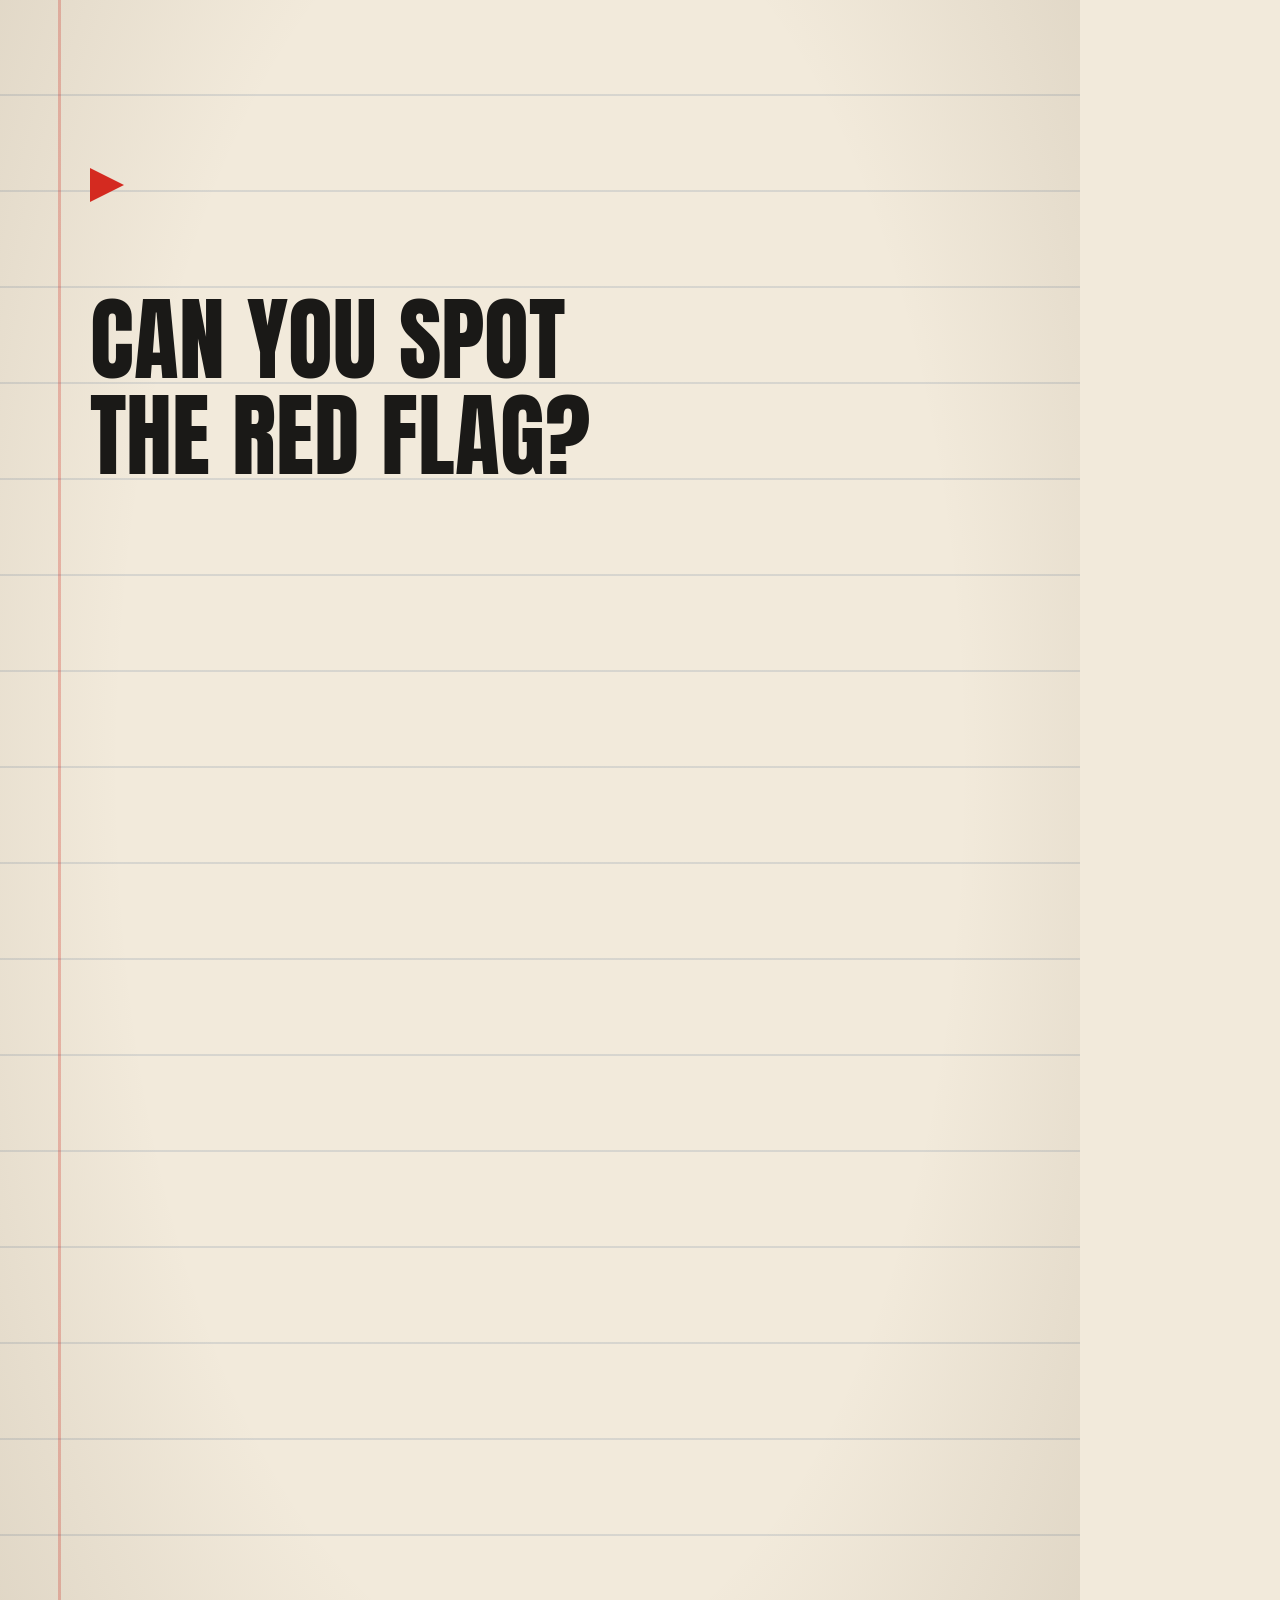
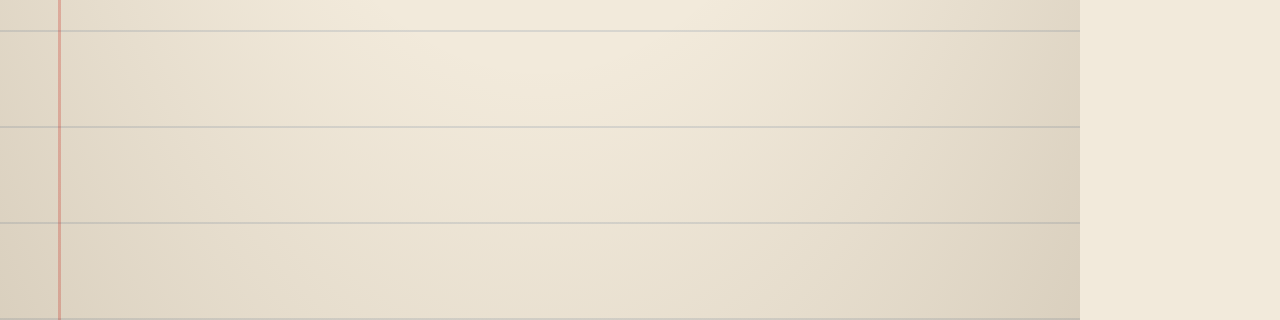
<file: src/baitreel/stage/index.html>
<!doctype html>
<!--
  The stage: the page that draws a Baitreel clip.

  It is a pure function of (clip spec, time). `stage.load(spec)` builds the
  page once; `stage.seek(t)` draws the frame at t seconds. The renderer calls
  seek for every frame and takes a screenshot, so the exported video is
  exactly what this page shows. Nothing here uses CSS animations or timers.
-->
<html lang="en">
  <head>
    <meta charset="utf-8" />
    <title>Baitreel stage</title>
    <link rel="stylesheet" href="stage.css" />
  </head>
  <body>
    <main id="stage" data-beat="play">
      <div class="paper"></div>
      <div id="flash"></div>

      <header>
        <div class="kicker"><span class="pennant"></span><span id="kicker"></span></div>
        <div id="calltime"></div>
      </header>

      <div id="prompt">Can you spot<br />the red flag?</div>
      <canvas id="tape" width="920" height="150"></canvas>

      <section id="captions"></section>
      <section id="replay"></section>

      <div id="stamp">
        <div class="stamp-top">Red flag</div>
        <div id="stamp-name"></div>
        <div id="stamp-label"></div>
      </div>

      <section id="counter">
        <div class="counter-head">What to do instead</div>
        <div id="counter-body"></div>
        <div id="counter-source"></div>
      </section>

      <section id="credit">
        <div class="credit-label">Recording</div>
        <div id="credit-name"></div>
        <div class="credit-note">
          A person reviewed this clip before it was published.<br />Made with Baitreel.
        </div>
      </section>

      <footer id="byline"></footer>
    </main>
    <script src="stage.js"></script>
  </body>
</html>
</file>
<file: src/baitreel/stage/stage.css>
/*
  The look: a case file on ruled paper. Ink for the transcript, a red rubber
  stamp for the flag, a yellow highlighter for the manipulative words, and a
  black marker for anything redacted.

  Sizes are in pixels for a 1080 x 1920 frame. Text is large and high
  contrast on purpose: clips are made for older viewers first.
  Keep important content between y=160 and y=1600; apps cover the rest.
*/

@font-face {
  font-family: "Atkinson";
  src: url("fonts/AtkinsonHyperlegible-Regular.ttf");
  font-weight: 400;
}
@font-face {
  font-family: "Atkinson";
  src: url("fonts/AtkinsonHyperlegible-Bold.ttf");
  font-weight: 700;
}
@font-face {
  font-family: "Anton";
  src: url("fonts/Anton-Regular.ttf");
}
@font-face {
  font-family: "Special Elite";
  src: url("fonts/SpecialElite-Regular.ttf");
}

:root {
  --paper: #f2eadb;
  --ink: #1a1917;
  --muted: #6f6759;
  --red: #d42a20;
  --highlighter: #ffe04a;
  --green: #17694d;
  --blue: #244a7c;
}

* {
  box-sizing: border-box;
  margin: 0;
}

html,
body {
  width: 1080px;
  height: 1920px;
  overflow: hidden;
  background: var(--paper);
}

#stage {
  position: relative;
  width: 1080px;
  height: 1920px;
  overflow: hidden;
  color: var(--ink);
  font-family: "Atkinson", sans-serif;
}

/* Ruled paper with a margin line and a soft vignette. */
.paper {
  position: absolute;
  inset: 0;
  background:
    radial-gradient(ellipse at 50% 40%, transparent 55%, rgba(90, 70, 40, 0.16) 100%),
    linear-gradient(90deg, transparent 58px, rgba(212, 42, 32, 0.28) 58px, rgba(212, 42, 32, 0.28) 61px, transparent 61px),
    repeating-linear-gradient(180deg, transparent 0 94px, rgba(36, 74, 124, 0.13) 94px 96px),
    var(--paper);
}

#flash {
  position: absolute;
  inset: 0;
  background: var(--red);
  opacity: 0;
}

/* --- Header ---------------------------------------------------------------- */

header {
  position: absolute;
  top: 168px;
  left: 90px;
  right: 80px;
  font-family: "Special Elite", monospace;
  text-transform: uppercase;
  letter-spacing: 0.06em;
}

.kicker {
  display: flex;
  align-items: center;
  gap: 18px;
  font-size: 40px;
  color: var(--red);
}

/* A small pennant flag: a triangle pointing right. */
.pennant {
  width: 34px;
  height: 34px;
  flex: none;
  background: var(--red);
  clip-path: polygon(0 0, 100% 50%, 0 100%);
}

#calltime {
  margin-top: 10px;
  font-size: 28px;
  color: var(--muted);
}

#prompt {
  position: absolute;
  top: 292px;
  left: 90px;
  right: 80px;
  font-family: "Anton", sans-serif;
  font-size: 92px;
  line-height: 1.04;
  text-transform: uppercase;
}

#tape {
  position: absolute;
  top: 560px;
  left: 90px;
  width: 920px;
  height: 150px;
}

/* --- Captions -------------------------------------------------------------- */

#captions,
#replay {
  position: absolute;
  top: 780px;
  left: 90px;
  width: 910px;
}

.card {
  display: none;
  font-size: 84px;
  font-weight: 700;
  line-height: 1.22;
}

.card.on {
  display: block;
}

.speaker {
  display: block;
  margin-bottom: 14px;
  font-family: "Special Elite", monospace;
  font-size: 34px;
  font-weight: 400;
  letter-spacing: 0.08em;
  text-transform: uppercase;
}

.speaker.scammer {
  color: var(--red);
}

.speaker.target {
  color: var(--blue);
}

.word {
  color: rgba(26, 25, 23, 0.26);
  padding: 0 0.04em;
  border-radius: 6px;
}

.word.said {
  color: var(--ink);
}

/* Black marker over anything redacted. The label says what kind of detail it hid. */
.word.redacted {
  display: inline-block;
  padding: 0 0.5em;
  background: var(--ink);
  color: var(--paper) !important;
  font-family: "Special Elite", monospace;
  font-size: 0.42em;
  font-weight: 400;
  letter-spacing: 0.1em;
  line-height: 2.1;
  text-transform: uppercase;
  vertical-align: 0.22em;
  opacity: 0.26;
}

.word.redacted.said {
  opacity: 1;
}

/* Yellow highlighter, swept across as the word is spoken in the replay. */
#replay .word {
  color: var(--ink);
  background-image: linear-gradient(var(--highlighter), var(--highlighter));
  background-repeat: no-repeat;
  background-position: 0 62%;
  background-size: 0% 62%;
}

#replay .word.redacted {
  opacity: 1;
  background: var(--ink);
}

/* --- The stamp ------------------------------------------------------------- */

#stamp {
  position: absolute;
  top: 1180px; /* the stamp's centre: stage.js shifts it up by half its height */
  left: 50%;
  width: 880px;
  margin-left: -440px;
  padding: 30px 34px 34px;
  border: 12px solid var(--red);
  border-radius: 26px;
  outline: 4px solid var(--red);
  outline-offset: 10px;
  background: rgba(242, 234, 219, 0.9);
  color: var(--red);
  text-align: center;
  text-transform: uppercase;
  opacity: 0;
  transform-origin: 50% 50%;
}

.stamp-top {
  font-family: "Special Elite", monospace;
  font-size: 48px;
  letter-spacing: 0.3em;
}

#stamp-name {
  margin: 8px 0 14px;
  font-family: "Anton", sans-serif;
  font-size: 170px;
  line-height: 1.02;
  text-wrap: balance;
}

#stamp-label {
  font-family: "Atkinson", sans-serif;
  font-size: 42px;
  font-weight: 700;
  line-height: 1.2;
  text-transform: none;
  text-wrap: balance;
}

/* --- What to do instead ---------------------------------------------------- */

#counter {
  position: absolute;
  top: 620px;
  left: 70px;
  width: 940px;
  padding: 0 0 44px;
  border: 6px solid var(--green);
  border-radius: 28px;
  background: #fbf7ee;
  overflow: hidden;
  opacity: 0;
  box-shadow: 0 18px 0 rgba(23, 105, 77, 0.18);
}

.counter-head {
  padding: 30px 48px 24px;
  background: var(--green);
  color: #fbf7ee;
  font-family: "Anton", sans-serif;
  font-size: 68px;
  letter-spacing: 0.02em;
  text-transform: uppercase;
}

#counter-body {
  padding: 44px 48px 0;
  font-size: 66px;
  font-weight: 700;
  line-height: 1.24;
}

#counter-source {
  padding: 34px 48px 0;
  font-family: "Special Elite", monospace;
  font-size: 30px;
  color: var(--muted);
}

/* --- Credit ---------------------------------------------------------------- */

#credit {
  position: absolute;
  top: 700px;
  left: 90px;
  width: 900px;
  opacity: 0;
}

.credit-label {
  font-family: "Special Elite", monospace;
  font-size: 40px;
  letter-spacing: 0.3em;
  text-transform: uppercase;
  color: var(--red);
}

#credit-name {
  margin: 16px 0 48px;
  font-family: "Anton", sans-serif;
  font-size: 110px;
  line-height: 1.06;
}

.credit-note {
  font-size: 42px;
  line-height: 1.35;
  color: var(--muted);
}

footer {
  position: absolute;
  top: 1560px;
  left: 90px;
  right: 80px;
  font-family: "Special Elite", monospace;
  font-size: 30px;
  letter-spacing: 0.04em;
  color: var(--muted);
}
</file>
